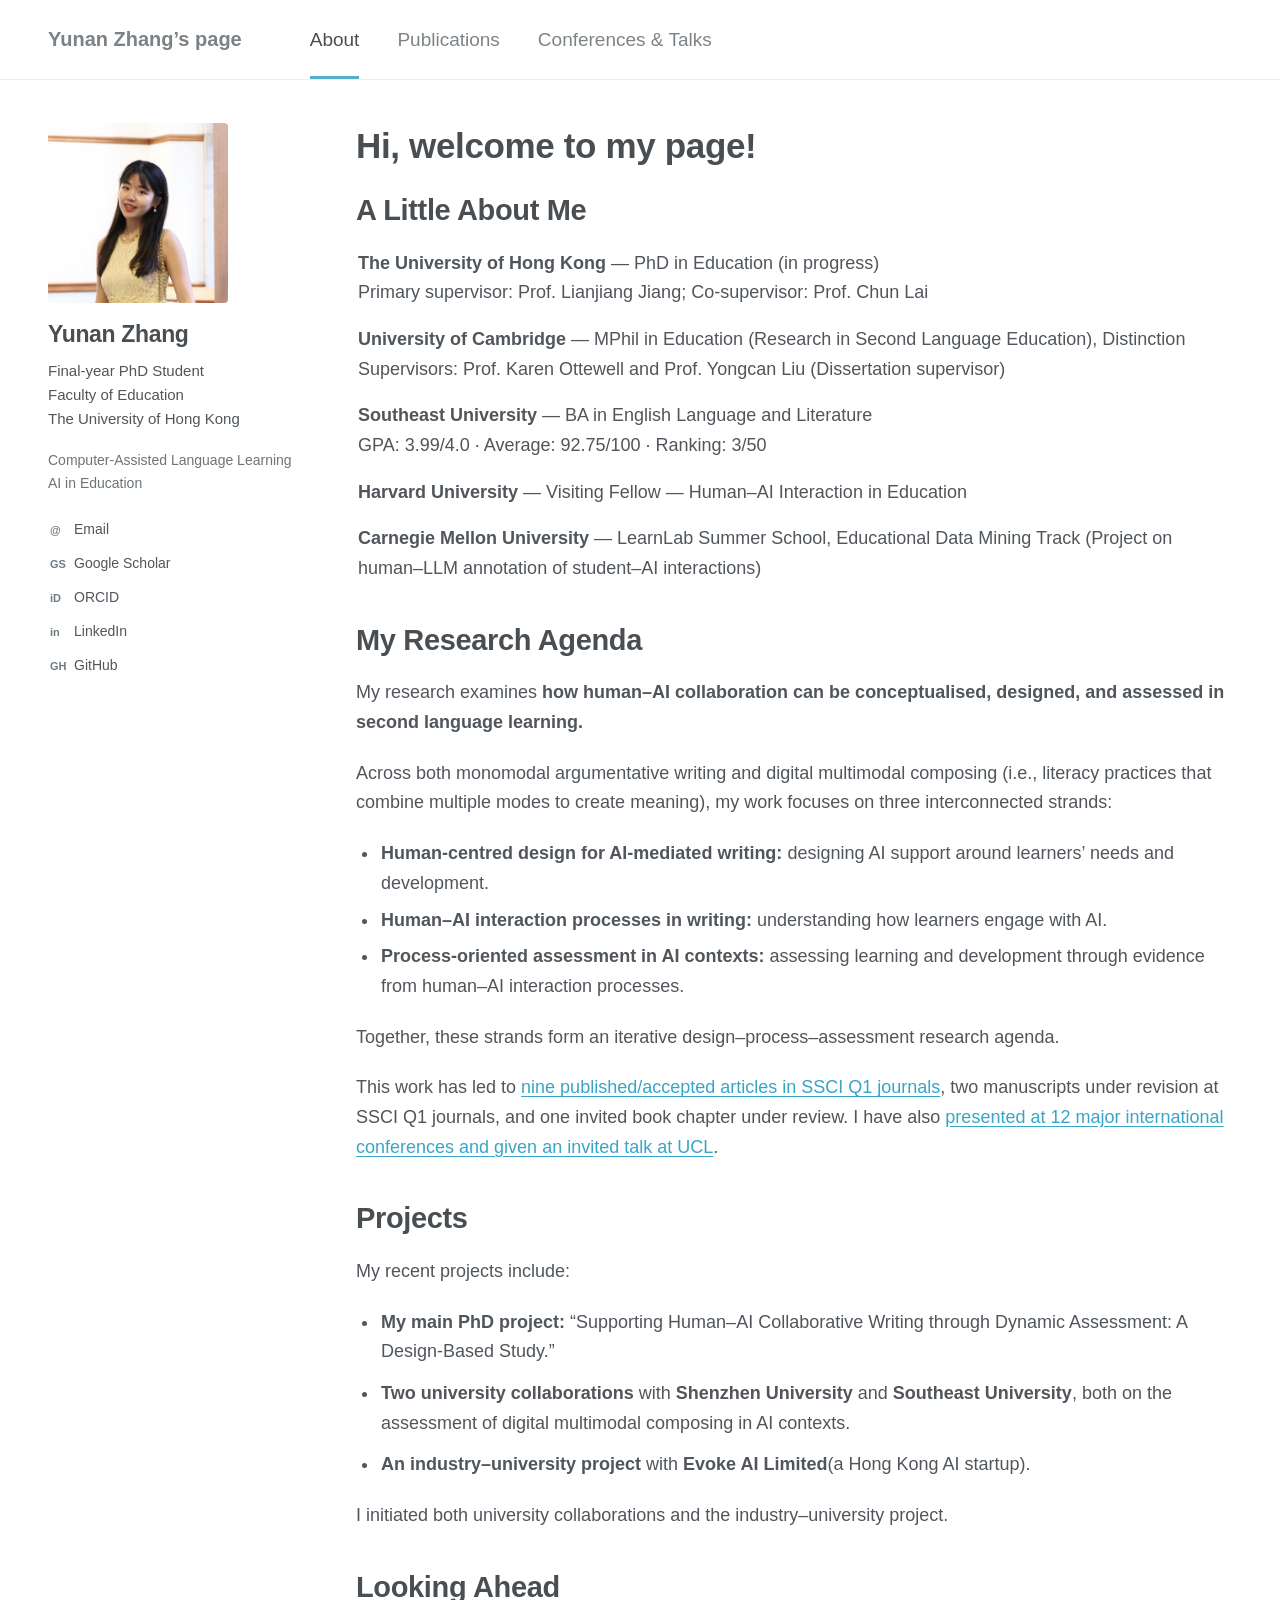
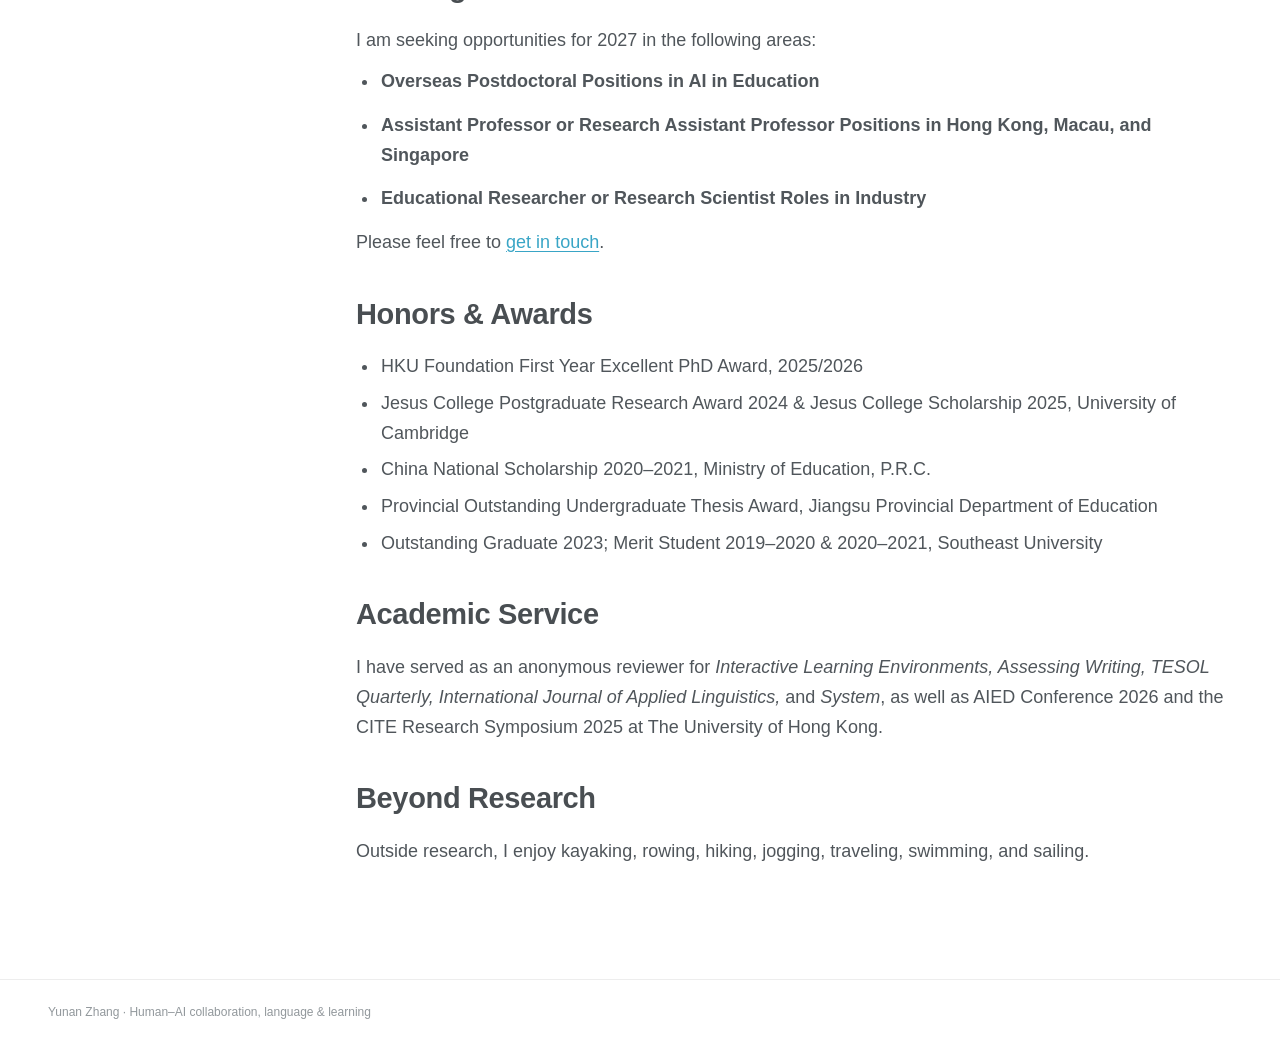
<file: index.html>
<!doctype html><html lang="en"><head><meta charset="utf-8"><meta name="viewport" content="width=device-width,initial-scale=1"><title>About | Yunan Zhang | HKU | AI in Education</title><meta name="description" content="Yunan Zhang researches human–AI collaboration in second language learning at The University of Hong Kong."><link rel="stylesheet" href="style.css"></head><body><a class="skip" href="#main">Skip to content</a><header><div class="wrap"><a class="brand" href="index.html">Yunan Zhang’s page</a><nav aria-label="Main navigation"><a href="index.html" aria-current="page">About</a><a href="publications.html">Publications</a><a href="conferences.html">Conferences & Talks</a></nav></div></header><main class="wrap" id="main"><div class="profile-layout"><aside class="profile-sidebar">
<img
  src="profile.jpg"
  alt="Yunan Zhang"
  style="display:block; width:180px; max-width:100%; height:auto; border-radius:4px;"
>
<!-- To add your photo, replace the portrait div above with:
<img class="profile-photo" src="profile.jpg" alt="Yunan Zhang">
-->
<h2>Yunan Zhang</h2><p class="role">Final-year PhD Student<br>Faculty of Education<br>The University of Hong Kong</p><p class="keywords">Computer-Assisted Language Learning<br>AI in Education</p>
<ul class="sidebar-links">
<li><a href="mailto:u3010204@connect.hku.hk"><span class="link-icon" aria-hidden="true">@</span>Email</a></li>
<li><a href="https://scholar.google.com/citations?user=_LFJH-wAAAAJ&amp;hl=en"><span class="link-icon" aria-hidden="true">GS</span>Google Scholar</a></li>
<li><a href="https://orcid.org/0009-0001-1514-2971"><span class="link-icon" aria-hidden="true">iD</span>ORCID</a></li>
<li><a href="https://www.linkedin.com/in/yunan-zhang-3218952b6/"><span class="link-icon" aria-hidden="true">in</span>LinkedIn</a></li>
<li><a href="https://github.com/YunanZhang283"><span class="link-icon" aria-hidden="true">GH</span>GitHub</a></li>
</ul></aside><div class="profile-content"><h1>Hi, welcome to my page!</h1><section class="bio"><h2>A Little About Me</h2><ul class="education-list">
<li><strong>The University of Hong Kong</strong> — PhD in Education (in progress)<br>Primary supervisor: Prof. Lianjiang Jiang; Co-supervisor: Prof. Chun Lai</li>
<li><strong>University of Cambridge</strong> — MPhil in Education (Research in Second Language Education), Distinction<br>Supervisors: Prof. Karen Ottewell and Prof. Yongcan Liu (Dissertation supervisor)</li>
<li><strong>Southeast University</strong> — BA in English Language and Literature<br>GPA: 3.99/4.0 · Average: 92.75/100 · Ranking: 3/50</li>
<li><strong>Harvard University</strong> — Visiting Fellow — Human–AI Interaction in Education</li>
<li><strong>Carnegie Mellon University</strong> — LearnLab Summer School, Educational Data Mining Track (Project on human–LLM annotation of student–AI interactions)</li></ul></section><section class="research"><h2>My Research Agenda</h2>
<p>My research examines <strong>how human–AI collaboration can be conceptualised, designed, and assessed in second language learning.</strong></p>
<p>Across both monomodal argumentative writing and digital multimodal composing (i.e., literacy practices that combine multiple modes to create meaning), my work focuses on three interconnected strands:</p>
<ul class="plain-list">
<li><strong>Human-centred design for AI-mediated writing:</strong> designing AI support around learners’ needs and development.</li>
<li><strong>Human–AI interaction processes in writing:</strong> understanding how learners engage with AI.</li>
<li><strong>Process-oriented assessment in AI contexts:</strong> assessing learning and development through evidence from human–AI interaction processes.</li>
</ul>
<p>Together, these strands form an iterative design–process–assessment research agenda.</p>
<p>This work has led to <a href="publications.html">nine published/accepted articles in SSCI Q1 journals</a>, two manuscripts under revision at SSCI Q1 journals, and one invited book chapter under review. I have also <a href="conferences.html">presented at 12 major international conferences and given an invited talk at UCL</a>.</p>
</section><section class="projects"><h2>Projects</h2><p>My recent projects include:</p><ul class="plain-list">
<li><strong>My main PhD project:</strong> “Supporting Human–AI Collaborative Writing through Dynamic Assessment: A Design-Based Study.”</li>
<li><strong>Two university collaborations</strong> with <strong>Shenzhen University</strong> and <strong>Southeast University</strong>, both on the assessment of digital multimodal composing in AI contexts.</li>
<li><strong>An industry–university project</strong> with <strong>Evoke AI Limited</strong>(a Hong Kong AI startup).</li></ul><p>I initiated both university collaborations and the industry–university project.</p></section><section class="opportunities" aria-labelledby="jobs"><h2 id="jobs">Looking Ahead</h2>
<p>I am seeking opportunities for 2027 in the following areas:</p>
<ul class="plain-list job-list">
<li><strong>Overseas Postdoctoral Positions in AI in Education</strong></li>
<li><strong>Assistant Professor or Research Assistant Professor Positions in Hong Kong, Macau, and Singapore</strong></li>
<li><strong>Educational Researcher or Research Scientist Roles in Industry</strong></li>
</ul><p>Please feel free to <a href="mailto:u3010204@connect.hku.hk">get in touch</a>.</p></section><section><h2>Honors &amp; Awards</h2><ul class="plain-list"><li>HKU Foundation First Year Excellent PhD Award, 2025/2026</li><li>Jesus College Postgraduate Research Award 2024 &amp; Jesus College Scholarship 2025, University of Cambridge</li><li>China National Scholarship 2020–2021, Ministry of Education, P.R.C.</li><li>Provincial Outstanding Undergraduate Thesis Award, Jiangsu Provincial Department of Education</li><li>Outstanding Graduate 2023; Merit Student 2019–2020 &amp; 2020–2021, Southeast University</li></ul></section><section><h2>Academic Service</h2><p>I have served as an anonymous reviewer for <em>Interactive Learning Environments, Assessing Writing, TESOL Quarterly, International Journal of Applied Linguistics,</em> and <em>System</em>, as well as AIED Conference 2026 and the CITE Research Symposium 2025 at The University of Hong Kong.</p></section><section><h2>Beyond Research</h2><p>Outside research, I enjoy kayaking, rowing, hiking, jogging, traveling, swimming, and sailing.</p></section></div></div></main><footer><div class="wrap">Yunan Zhang · Human–AI collaboration, language & learning</div></footer></body></html>
</file>
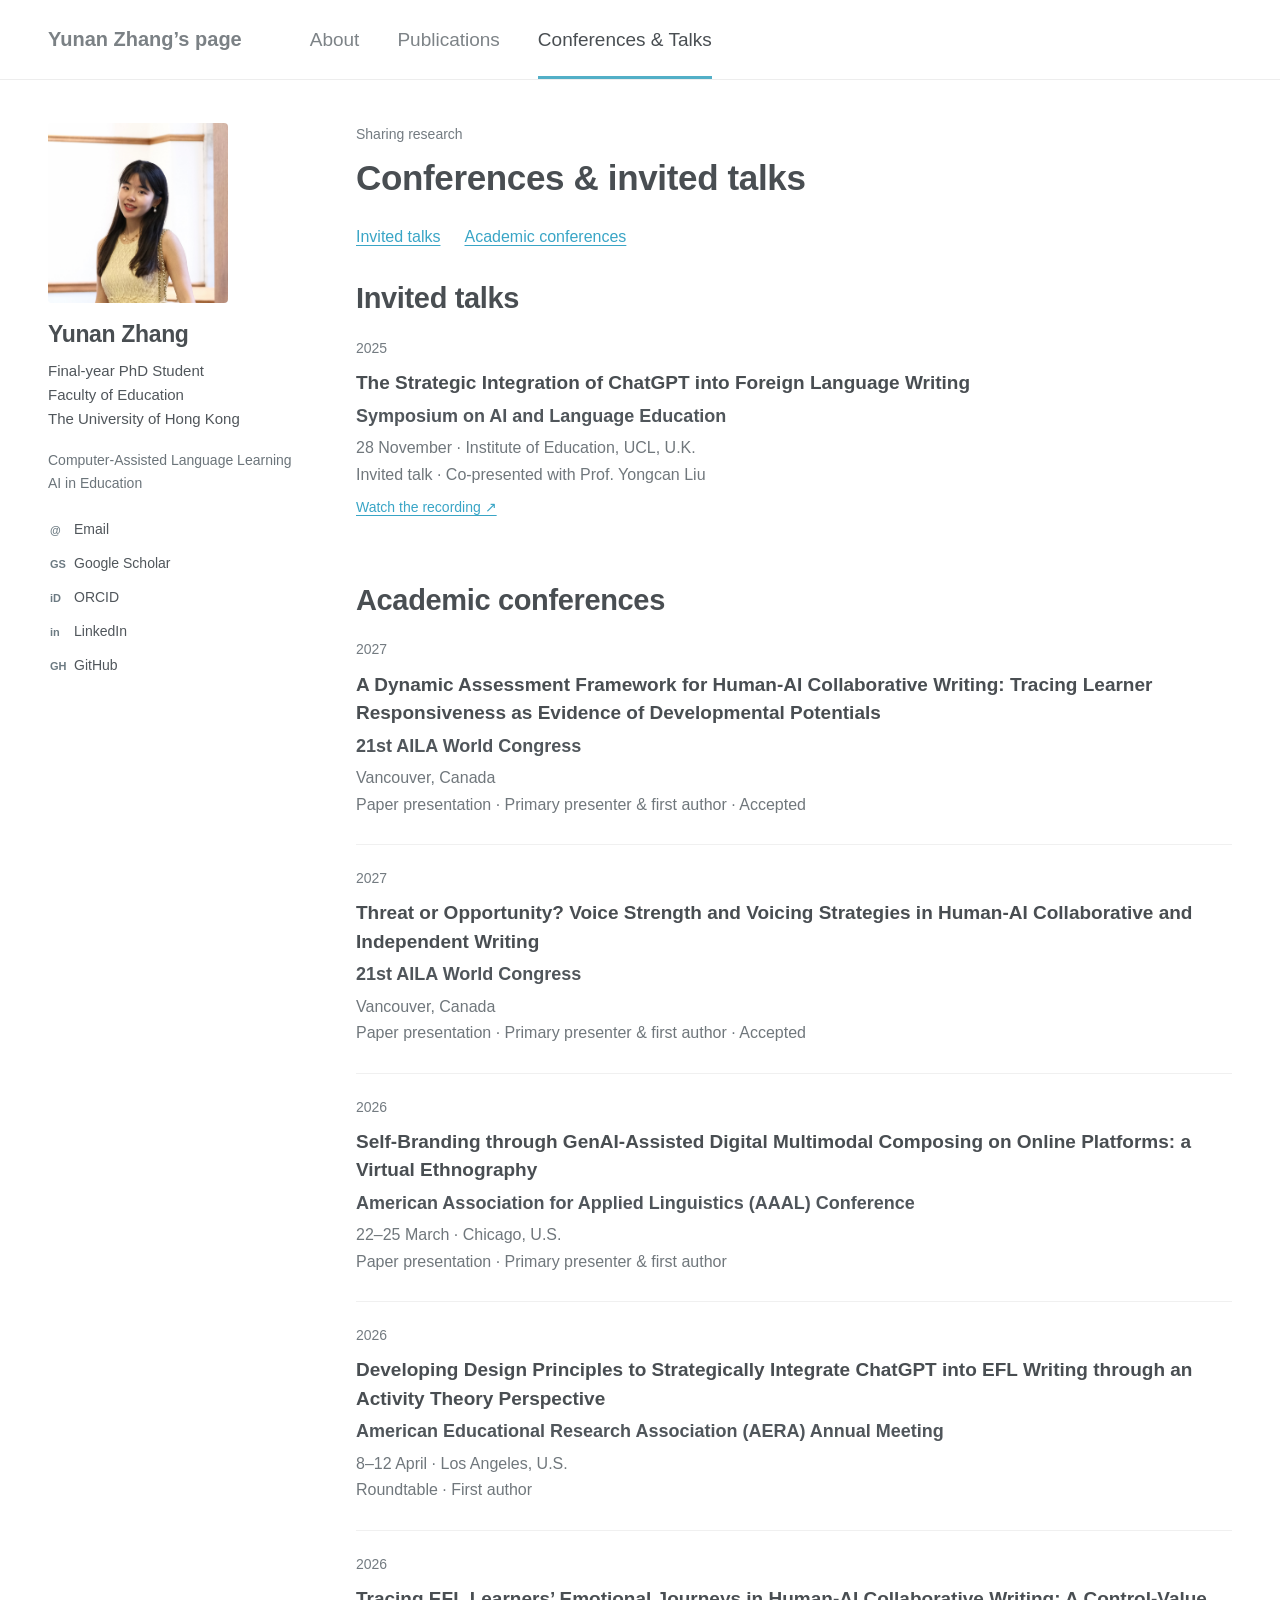
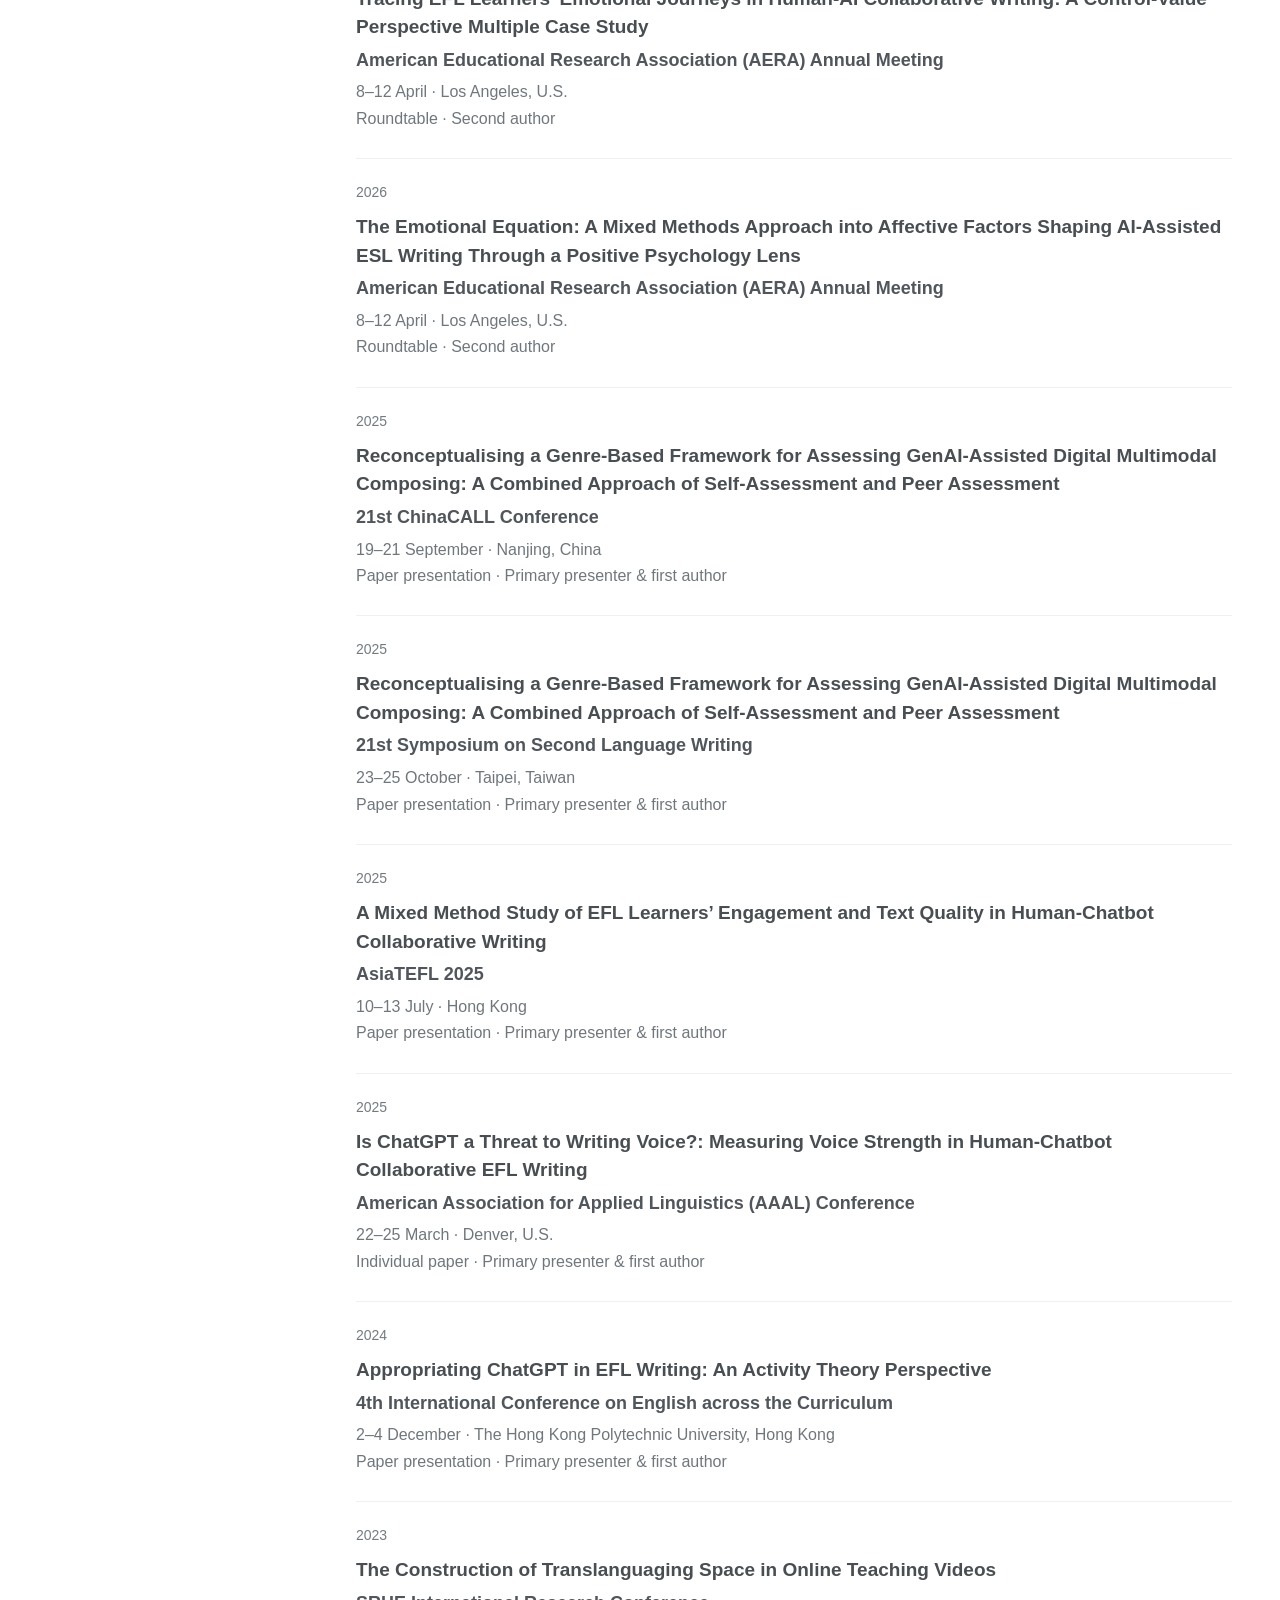
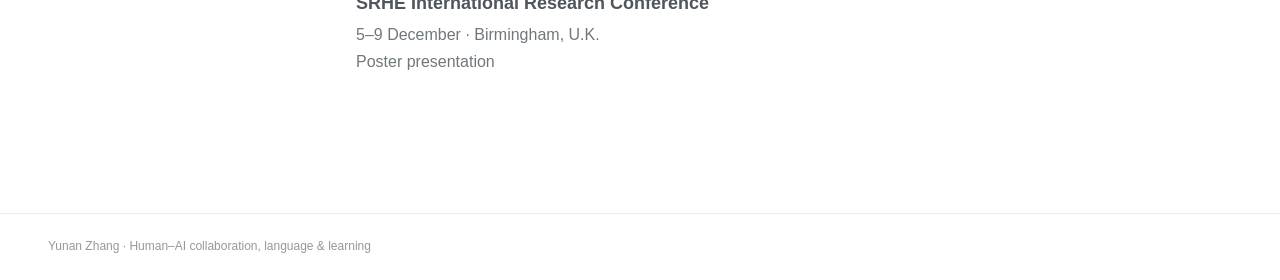
<file: conferences.html>
<!doctype html><html lang="en"><head><meta charset="utf-8"><meta name="viewport" content="width=device-width,initial-scale=1"><title>Conferences & Invited Talks | Yunan Zhang</title><meta name="description" content="Yunan Zhang researches human–AI collaboration in second language learning at The University of Hong Kong."><link rel="stylesheet" href="style.css"></head><body><a class="skip" href="#main">Skip to content</a><header><div class="wrap"><a class="brand" href="index.html">Yunan Zhang’s page</a><nav aria-label="Main navigation"><a href="index.html">About</a><a href="publications.html">Publications</a><a href="conferences.html" aria-current="page">Conferences & Talks</a></nav></div></header><main class="wrap" id="main"><div class="profile-layout"><aside class="profile-sidebar">
<img
  src="profile.jpg"
  alt="Yunan Zhang"
  style="display:block; width:180px; max-width:100%; height:auto; border-radius:4px;"
>
<!-- To add your photo, replace the portrait div above with:
<img class="profile-photo" src="profile.jpg" alt="Yunan Zhang">
-->
<h2>Yunan Zhang</h2><p class="role">Final-year PhD Student<br>Faculty of Education<br>The University of Hong Kong</p><p class="keywords">Computer-Assisted Language Learning<br>AI in Education</p>
<ul class="sidebar-links">
<li><a href="mailto:u3010204@connect.hku.hk"><span class="link-icon" aria-hidden="true">@</span>Email</a></li>
<li><a href="https://scholar.google.com/citations?user=_LFJH-wAAAAJ&amp;hl=en"><span class="link-icon" aria-hidden="true">GS</span>Google Scholar</a></li>
<li><a href="https://orcid.org/0009-0001-1514-2971"><span class="link-icon" aria-hidden="true">iD</span>ORCID</a></li>
<li><a href="https://www.linkedin.com/in/yunan-zhang-3218952b6/"><span class="link-icon" aria-hidden="true">in</span>LinkedIn</a></li>
<li><a href="https://github.com/YunanZhang283"><span class="link-icon" aria-hidden="true">GH</span>GitHub</a></li>
</ul></aside><div class="profile-content"><div class="eyebrow">Sharing research</div><h1>Conferences & invited talks</h1><div class="jump"><a href="#talks">Invited talks</a><a href="#conferences">Academic conferences</a></div><section id="talks"><h2>Invited talks</h2><article class="entry"><div class="eyebrow">2025</div><div class="title">The Strategic Integration of ChatGPT into Foreign Language Writing</div><p><strong>Symposium on AI and Language Education</strong></p><p class="meta">28 November · Institute of Education, UCL, U.K.<br>Invited talk · Co-presented with Prof. Yongcan Liu</p><a class="doi" href="https://ncle.ucl.ac.uk/the-principles-of-strategic-integration-of-chatgpt-into-foreign-language-writing-mediation-design-and-guidelines/">Watch the recording ↗</a></article></section><section id="conferences"><h2>Academic conferences</h2><article class="entry"><div class="eyebrow">2027</div><div class="title">A Dynamic Assessment Framework for Human-AI Collaborative Writing: Tracing Learner Responsiveness as Evidence of Developmental Potentials</div><p><strong>21st AILA World Congress</strong></p><p class="meta">Vancouver, Canada<br>Paper presentation · Primary presenter &amp; first author · Accepted</p></article><article class="entry"><div class="eyebrow">2027</div><div class="title">Threat or Opportunity? Voice Strength and Voicing Strategies in Human-AI Collaborative and Independent Writing</div><p><strong>21st AILA World Congress</strong></p><p class="meta">Vancouver, Canada<br>Paper presentation · Primary presenter &amp; first author · Accepted</p></article><article class="entry"><div class="eyebrow">2026</div><div class="title">Self-Branding through GenAI-Assisted Digital Multimodal Composing on Online Platforms: a Virtual Ethnography</div><p><strong>American Association for Applied Linguistics (AAAL) Conference</strong></p><p class="meta">22–25 March · Chicago, U.S.<br>Paper presentation · Primary presenter &amp; first author</p></article><article class="entry"><div class="eyebrow">2026</div><div class="title">Developing Design Principles to Strategically Integrate ChatGPT into EFL Writing through an Activity Theory Perspective</div><p><strong>American Educational Research Association (AERA) Annual Meeting</strong></p><p class="meta">8–12 April · Los Angeles, U.S.<br>Roundtable · First author</p></article><article class="entry"><div class="eyebrow">2026</div><div class="title">Tracing EFL Learners’ Emotional Journeys in Human-AI Collaborative Writing: A Control-Value Perspective Multiple Case Study</div><p><strong>American Educational Research Association (AERA) Annual Meeting</strong></p><p class="meta">8–12 April · Los Angeles, U.S.<br>Roundtable · Second author</p></article><article class="entry"><div class="eyebrow">2026</div><div class="title">The Emotional Equation: A Mixed Methods Approach into Affective Factors Shaping AI-Assisted ESL Writing Through a Positive Psychology Lens</div><p><strong>American Educational Research Association (AERA) Annual Meeting</strong></p><p class="meta">8–12 April · Los Angeles, U.S.<br>Roundtable · Second author</p></article><article class="entry"><div class="eyebrow">2025</div><div class="title">Reconceptualising a Genre-Based Framework for Assessing GenAI-Assisted Digital Multimodal Composing: A Combined Approach of Self-Assessment and Peer Assessment</div><p><strong>21st ChinaCALL Conference</strong></p><p class="meta">19–21 September · Nanjing, China<br>Paper presentation · Primary presenter &amp; first author</p></article><article class="entry"><div class="eyebrow">2025</div><div class="title">Reconceptualising a Genre-Based Framework for Assessing GenAI-Assisted Digital Multimodal Composing: A Combined Approach of Self-Assessment and Peer Assessment</div><p><strong>21st Symposium on Second Language Writing</strong></p><p class="meta">23–25 October · Taipei, Taiwan<br>Paper presentation · Primary presenter &amp; first author</p></article><article class="entry"><div class="eyebrow">2025</div><div class="title">A Mixed Method Study of EFL Learners’ Engagement and Text Quality in Human-Chatbot Collaborative Writing</div><p><strong>AsiaTEFL 2025</strong></p><p class="meta">10–13 July · Hong Kong<br>Paper presentation · Primary presenter &amp; first author</p></article><article class="entry"><div class="eyebrow">2025</div><div class="title">Is ChatGPT a Threat to Writing Voice?: Measuring Voice Strength in Human-Chatbot Collaborative EFL Writing</div><p><strong>American Association for Applied Linguistics (AAAL) Conference</strong></p><p class="meta">22–25 March · Denver, U.S.<br>Individual paper · Primary presenter &amp; first author</p></article><article class="entry"><div class="eyebrow">2024</div><div class="title">Appropriating ChatGPT in EFL Writing: An Activity Theory Perspective</div><p><strong>4th International Conference on English across the Curriculum</strong></p><p class="meta">2–4 December · The Hong Kong Polytechnic University, Hong Kong<br>Paper presentation · Primary presenter &amp; first author</p></article><article class="entry"><div class="eyebrow">2023</div><div class="title">The Construction of Translanguaging Space in Online Teaching Videos</div><p><strong>SRHE International Research Conference</strong></p><p class="meta">5–9 December · Birmingham, U.K.<br>Poster presentation</p></article></section></div></div></main><footer><div class="wrap">Yunan Zhang · Human–AI collaboration, language & learning</div></footer></body></html>
</file>
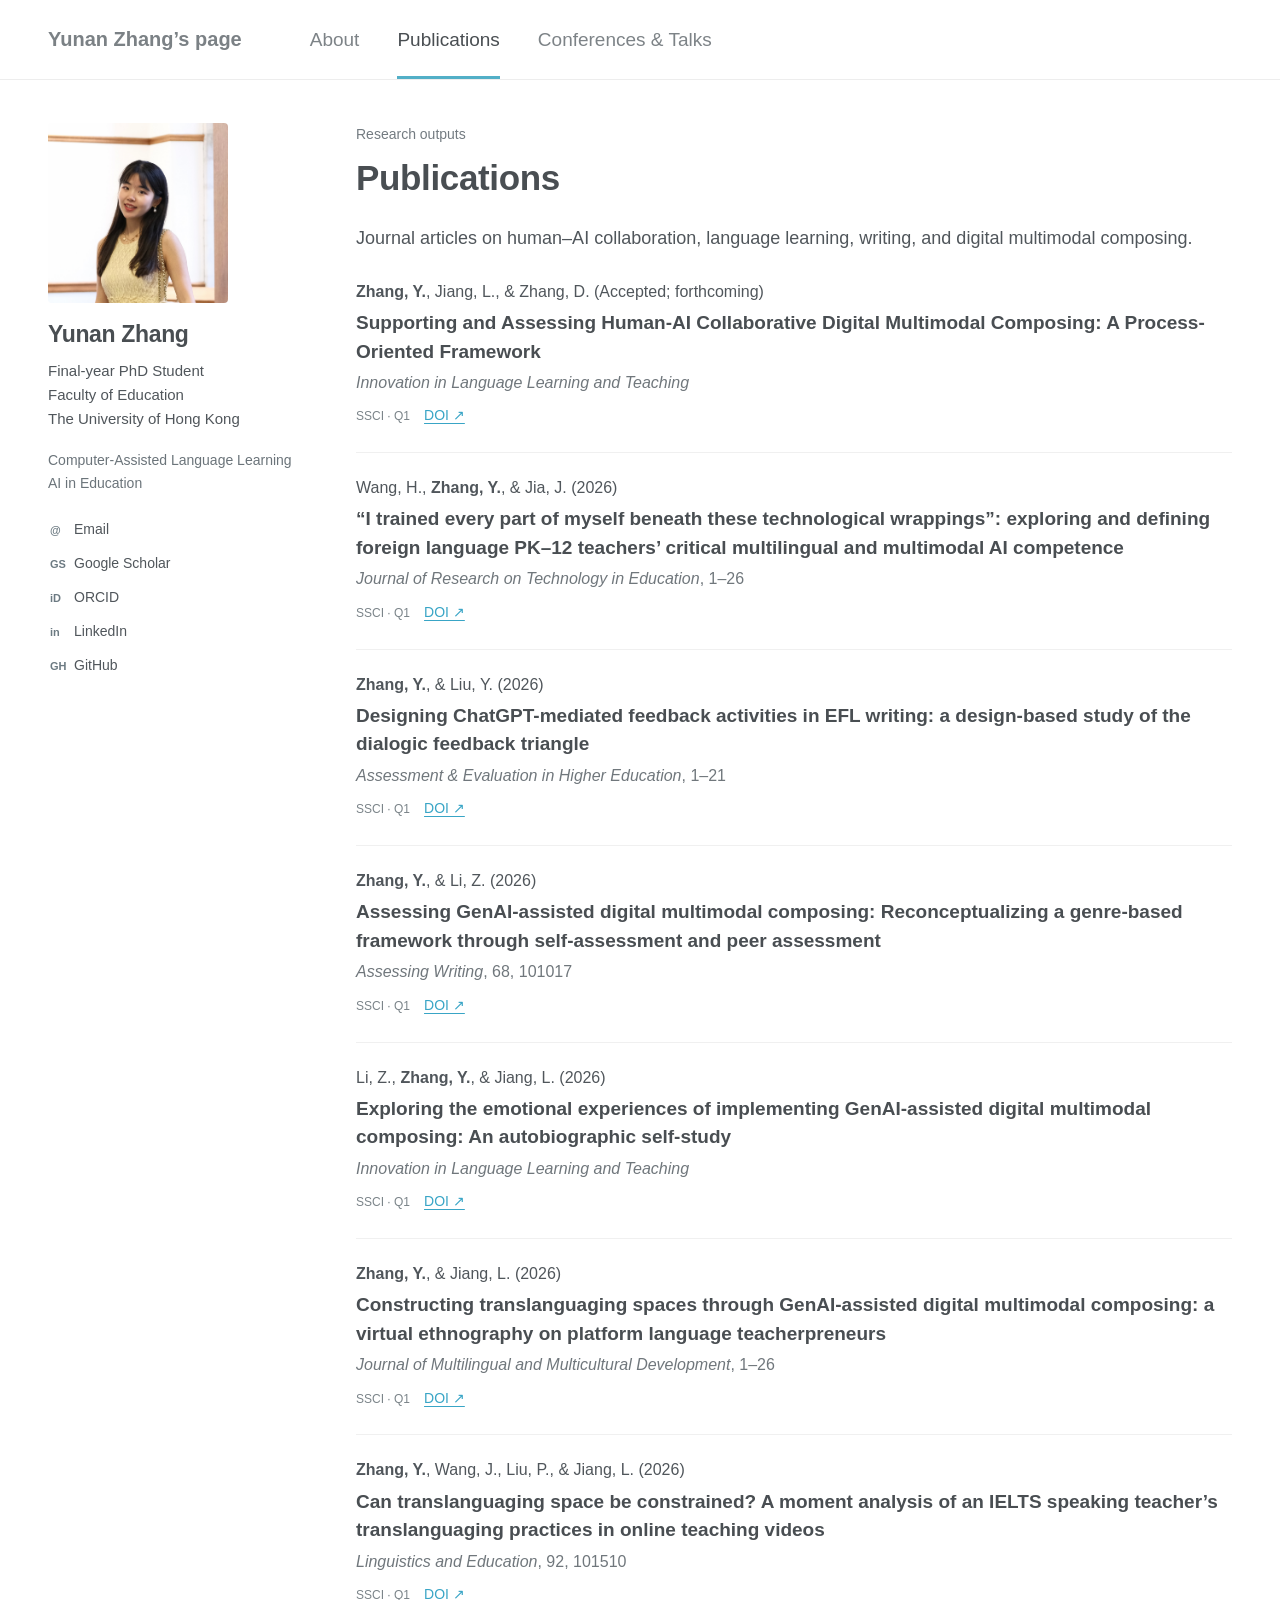
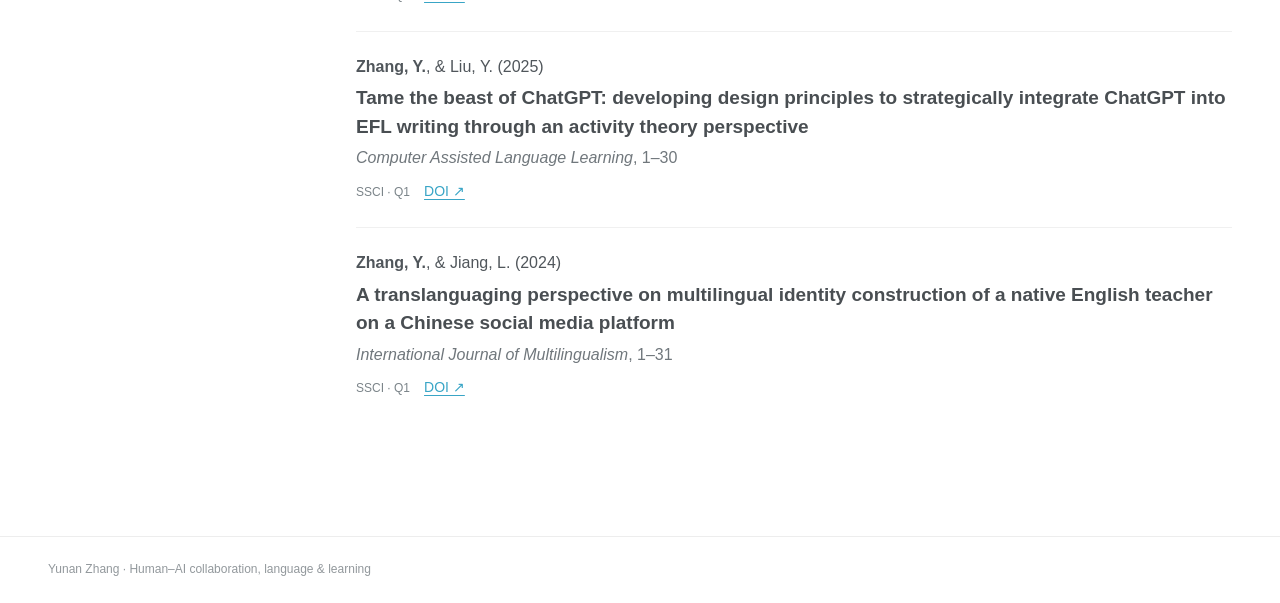
<file: publications.html>
<!doctype html><html lang="en"><head><meta charset="utf-8"><meta name="viewport" content="width=device-width,initial-scale=1"><title>Publications | Yunan Zhang</title><meta name="description" content="Yunan Zhang researches human–AI collaboration in second language learning at The University of Hong Kong."><link rel="stylesheet" href="style.css"></head><body><a class="skip" href="#main">Skip to content</a><header><div class="wrap"><a class="brand" href="index.html">Yunan Zhang’s page</a><nav aria-label="Main navigation"><a href="index.html">About</a><a href="publications.html" aria-current="page">Publications</a><a href="conferences.html">Conferences & Talks</a></nav></div></header><main class="wrap" id="main"><div class="profile-layout"><aside class="profile-sidebar">
<img
  src="profile.jpg"
  alt="Yunan Zhang"
  style="display:block; width:180px; max-width:100%; height:auto; border-radius:4px;"
>
<!-- To add your photo, replace the portrait div above with:
<img class="profile-photo" src="profile.jpg" alt="Yunan Zhang">
-->
<h2>Yunan Zhang</h2><p class="role">Final-year PhD Student<br>Faculty of Education<br>The University of Hong Kong</p><p class="keywords">Computer-Assisted Language Learning<br>AI in Education</p>
<ul class="sidebar-links">
<li><a href="mailto:u3010204@connect.hku.hk"><span class="link-icon" aria-hidden="true">@</span>Email</a></li>
<li><a href="https://scholar.google.com/citations?user=_LFJH-wAAAAJ&amp;hl=en"><span class="link-icon" aria-hidden="true">GS</span>Google Scholar</a></li>
<li><a href="https://orcid.org/0009-0001-1514-2971"><span class="link-icon" aria-hidden="true">iD</span>ORCID</a></li>
<li><a href="https://www.linkedin.com/in/yunan-zhang-3218952b6/"><span class="link-icon" aria-hidden="true">in</span>LinkedIn</a></li>
<li><a href="https://github.com/YunanZhang283"><span class="link-icon" aria-hidden="true">GH</span>GitHub</a></li>
</ul></aside><div class="profile-content"><div class="eyebrow">Research outputs</div><h1>Publications</h1><p class="page-lead">Journal articles on human–AI collaboration, language learning, writing, and digital multimodal composing.</p><section aria-label="Journal articles"><article class="entry"><p class="authors"><strong>Zhang, Y.</strong>, Jiang, L., &amp; Zhang, D. (Accepted; forthcoming)</p><div class="title">Supporting and Assessing Human-AI Collaborative Digital Multimodal Composing: A Process-Oriented Framework</div><p class="meta"><em>Innovation in Language Learning and Teaching</em></p><span class="tag">SSCI · Q1</span> <a class="doi" href="https://doi.org/10.1080/17501229.2026.2757112">DOI ↗</a></article><article class="entry"><p class="authors">Wang, H., <strong>Zhang, Y.</strong>, &amp; Jia, J. (2026)</p><div class="title">“I trained every part of myself beneath these technological wrappings”: exploring and defining foreign language PK–12 teachers’ critical multilingual and multimodal AI competence</div><p class="meta"><em>Journal of Research on Technology in Education</em>, 1–26</p><span class="tag">SSCI · Q1</span> <a class="doi" href="https://doi.org/10.1080/15391523.2026.2740580">DOI ↗</a></article><article class="entry"><p class="authors"><strong>Zhang, Y.</strong>, &amp; Liu, Y. (2026)</p><div class="title">Designing ChatGPT-mediated feedback activities in EFL writing: a design-based study of the dialogic feedback triangle</div><p class="meta"><em>Assessment &amp; Evaluation in Higher Education</em>, 1–21</p><span class="tag">SSCI · Q1</span> <a class="doi" href="https://doi.org/10.1080/02602938.2025.2571846">DOI ↗</a></article><article class="entry"><p class="authors"><strong>Zhang, Y.</strong>, &amp; Li, Z. (2026)</p><div class="title">Assessing GenAI-assisted digital multimodal composing: Reconceptualizing a genre-based framework through self-assessment and peer assessment</div><p class="meta"><em>Assessing Writing</em>, 68, 101017</p><span class="tag">SSCI · Q1</span> <a class="doi" href="https://doi.org/10.1016/j.asw.2026.101017">DOI ↗</a></article><article class="entry"><p class="authors">Li, Z., <strong>Zhang, Y.</strong>, &amp; Jiang, L. (2026)</p><div class="title">Exploring the emotional experiences of implementing GenAI-assisted digital multimodal composing: An autobiographic self-study</div><p class="meta"><em>Innovation in Language Learning and Teaching</em></p><span class="tag">SSCI · Q1</span> <a class="doi" href="https://doi.org/10.1080/17501229.2026.2666826">DOI ↗</a></article><article class="entry"><p class="authors"><strong>Zhang, Y.</strong>, &amp; Jiang, L. (2026)</p><div class="title">Constructing translanguaging spaces through GenAI-assisted digital multimodal composing: a virtual ethnography on platform language teacherpreneurs</div><p class="meta"><em>Journal of Multilingual and Multicultural Development</em>, 1–26</p><span class="tag">SSCI · Q1</span> <a class="doi" href="https://doi.org/10.1080/01434632.2026.2670679">DOI ↗</a></article><article class="entry"><p class="authors"><strong>Zhang, Y.</strong>, Wang, J., Liu, P., &amp; Jiang, L. (2026)</p><div class="title">Can translanguaging space be constrained? A moment analysis of an IELTS speaking teacher’s translanguaging practices in online teaching videos</div><p class="meta"><em>Linguistics and Education</em>, 92, 101510</p><span class="tag">SSCI · Q1</span> <a class="doi" href="https://doi.org/10.1016/j.linged.2026.101510">DOI ↗</a></article><article class="entry"><p class="authors"><strong>Zhang, Y.</strong>, &amp; Liu, Y. (2025)</p><div class="title">Tame the beast of ChatGPT: developing design principles to strategically integrate ChatGPT into EFL writing through an activity theory perspective</div><p class="meta"><em>Computer Assisted Language Learning</em>, 1–30</p><span class="tag">SSCI · Q1</span> <a class="doi" href="https://doi.org/10.1080/09588221.2025.2539156">DOI ↗</a></article><article class="entry"><p class="authors"><strong>Zhang, Y.</strong>, &amp; Jiang, L. (2024)</p><div class="title">A translanguaging perspective on multilingual identity construction of a native English teacher on a Chinese social media platform</div><p class="meta"><em>International Journal of Multilingualism</em>, 1–31</p><span class="tag">SSCI · Q1</span> <a class="doi" href="https://doi.org/10.1080/14790718.2024.2425975">DOI ↗</a></article></section></div></div></main><footer><div class="wrap">Yunan Zhang · Human–AI collaboration, language & learning</div></footer></body></html>
</file>
<file: style.css>
/* Academic homepage: white, charcoal, sky blue. Edit these variables to adjust colors. */
:root{--text:#50565b;--heading:#494e52;--link:#39a5c6;--line:#ededed;--muted:#737b81}
*{box-sizing:border-box}html{scroll-behavior:smooth}body{margin:0;background:#fff;color:var(--text);font-family:"Segoe UI",Arial,Helvetica,sans-serif;font-size:18px;line-height:1.65;-webkit-font-smoothing:antialiased}a{color:var(--link);text-decoration:underline;text-underline-offset:3px}a:hover{color:#17758f}a:focus-visible{outline:2px solid #2185a2;outline-offset:5px}.wrap{width:100%;max-width:1420px;margin:0 auto;padding:0 48px}header{border-bottom:1px solid var(--line);background:#fff}header .wrap{display:flex;align-items:center;gap:68px;min-height:78px}.brand{font-size:20px;font-weight:700;text-decoration:none;color:#7b8185;white-space:nowrap}nav{display:flex;gap:38px;align-items:center;flex-wrap:wrap;font-size:19px}nav a{text-decoration:none;color:#7d8387;padding:24px 0 21px;border-bottom:3px solid transparent}nav a:hover,nav a[aria-current]{color:var(--heading)}nav a[aria-current]{border-bottom-color:#52afc7}main.wrap{padding-top:43px;padding-bottom:74px}.profile-layout{display:grid;grid-template-columns:252px minmax(0,1fr);gap:56px;align-items:start}.profile-sidebar{font-size:15px;line-height:1.6}.profile-sidebar h2{font-size:23px;margin:17px 0 9px}.profile-sidebar .role{font-size:15px;margin:0 0 18px}.keywords{font-size:14px;color:#6b747a;margin:18px 0}.portrait{display:flex;width:210px;height:210px;max-width:100%;border-radius:50%;border:1px solid #ededed;box-shadow:inset 0 0 0 6px #fff;background:#f2f6f8;flex-direction:column;justify-content:center;align-items:center;gap:5px;color:#8998a1;font-size:12px;overflow:hidden}.portrait span{font-size:52px;font-weight:300;color:#9ab6c3}.profile-photo{display:block;width:210px;height:210px;max-width:100%;object-fit:cover;border-radius:50%;border:6px solid white;outline:1px solid #eee}.sidebar-links{list-style:none;margin:23px 0 0;padding:0}.sidebar-links li{margin:10px 0}.sidebar-links a{color:var(--text);text-decoration:none;font-size:14px}.sidebar-links a:hover{color:var(--link)}.link-icon{display:inline-block;width:24px;font-size:11px;font-weight:700;color:#6c7a82}.profile-content{min-width:0}h1,h2,h3{font-family:inherit;color:var(--heading);font-weight:700;line-height:1.3;letter-spacing:-.35px}h1{font-size:35px;margin:0 0 23px}h2{font-size:29px;margin:0 0 19px}h3{font-size:22px;margin:24px 0 12px}p{margin:0 0 21px}section{margin:0 0 38px}strong{font-weight:650}ul{padding-left:23px;margin:0 0 21px}li{padding-left:2px;margin:7px 0}.education-list{list-style:none;padding:0}.education-list li{margin:0 0 17px}.bio{max-width:none}.research{border:0;padding:0}.projects .plain-list li{margin:12px 0}.opportunities{padding:0;margin:0 0 38px;background:none;border:0}.opportunities h2{font-size:29px}.opportunities p{margin:0 0 12px}.opportunities ul{margin-bottom:0}.opportunities a{white-space:nowrap}.plain-list li{margin:7px 0}.eyebrow{font-size:14px;color:var(--muted);margin:0 0 9px;letter-spacing:0;text-transform:none}.page-lead{margin:0 0 25px}.jump{display:flex;gap:24px;margin:0 0 30px;font-size:16px}.entry{padding:0 0 22px;margin:0 0 22px;border-bottom:1px solid #f0f0f0}.entry:last-child{border-bottom:0}.entry p{margin:4px 0}.entry .title{font-size:19px;line-height:1.5;color:var(--heading);font-weight:600}.entry .authors{font-size:16px}.entry .meta{font-size:16px;color:#70777c}.tag{display:inline-block;background:none;color:#7b8489;font-size:12px;margin:3px 9px 0 0;padding:0}.doi{font-size:14px}.subtle{font-size:14px;color:var(--muted)}footer{border-top:1px solid var(--line);padding:23px 0;color:#92989c;font-size:12px}.skip{position:absolute;left:-9999px}.skip:focus{left:18px;top:12px;background:white;padding:8px;z-index:5}@media(min-width:1500px){body{font-size:20px}.wrap{max-width:1600px;padding-left:65px;padding-right:65px}.profile-layout{grid-template-columns:285px minmax(0,1fr);gap:62px}.portrait,.profile-photo{width:230px;height:230px}.profile-sidebar{font-size:16px}h1{font-size:38px}h2{font-size:32px}}@media(max-width:900px){.wrap{padding:0 28px}header .wrap{gap:35px}nav{gap:23px;font-size:16px}.profile-layout{grid-template-columns:210px minmax(0,1fr);gap:32px}.portrait,.profile-photo{width:175px;height:175px}body{font-size:17px}h1{font-size:30px}h2,.opportunities h2{font-size:26px}}@media(max-width:650px){.wrap{padding:0 22px}header .wrap{min-height:0;display:block;padding-top:17px}.brand{font-size:20px}nav{gap:23px;font-size:14px}nav a{padding:14px 0 11px}main.wrap{padding-top:28px}.profile-layout{display:block}.profile-sidebar{display:grid;grid-template-columns:90px minmax(0,1fr);column-gap:20px;margin-bottom:34px}.portrait,.profile-photo{width:90px;height:90px;grid-column:1;grid-row:1/4}.portrait span{font-size:30px}.portrait{font-size:9px;gap:0}.profile-sidebar h2{grid-column:2;margin:0 0 5px;font-size:23px}.profile-sidebar .role{grid-column:2;margin:0;font-size:13px}.keywords{grid-column:1/-1;margin:15px 0 0;font-size:13px}.sidebar-links{grid-column:1/-1;display:flex;gap:19px;flex-wrap:wrap;margin:8px 0 0}.sidebar-links li{margin:0}.sidebar-links a{font-size:12px}.link-icon{width:18px}h1{font-size:28px}h2,.opportunities h2{font-size:24px}section{margin-bottom:32px}.entry .title{font-size:18px}.entry .meta,.entry .authors{font-size:15px}.jump{font-size:14px;gap:18px}}@media(prefers-reduced-motion:reduce){html{scroll-behavior:auto}}
.job-list li{margin:0 0 14px;}
</file>
